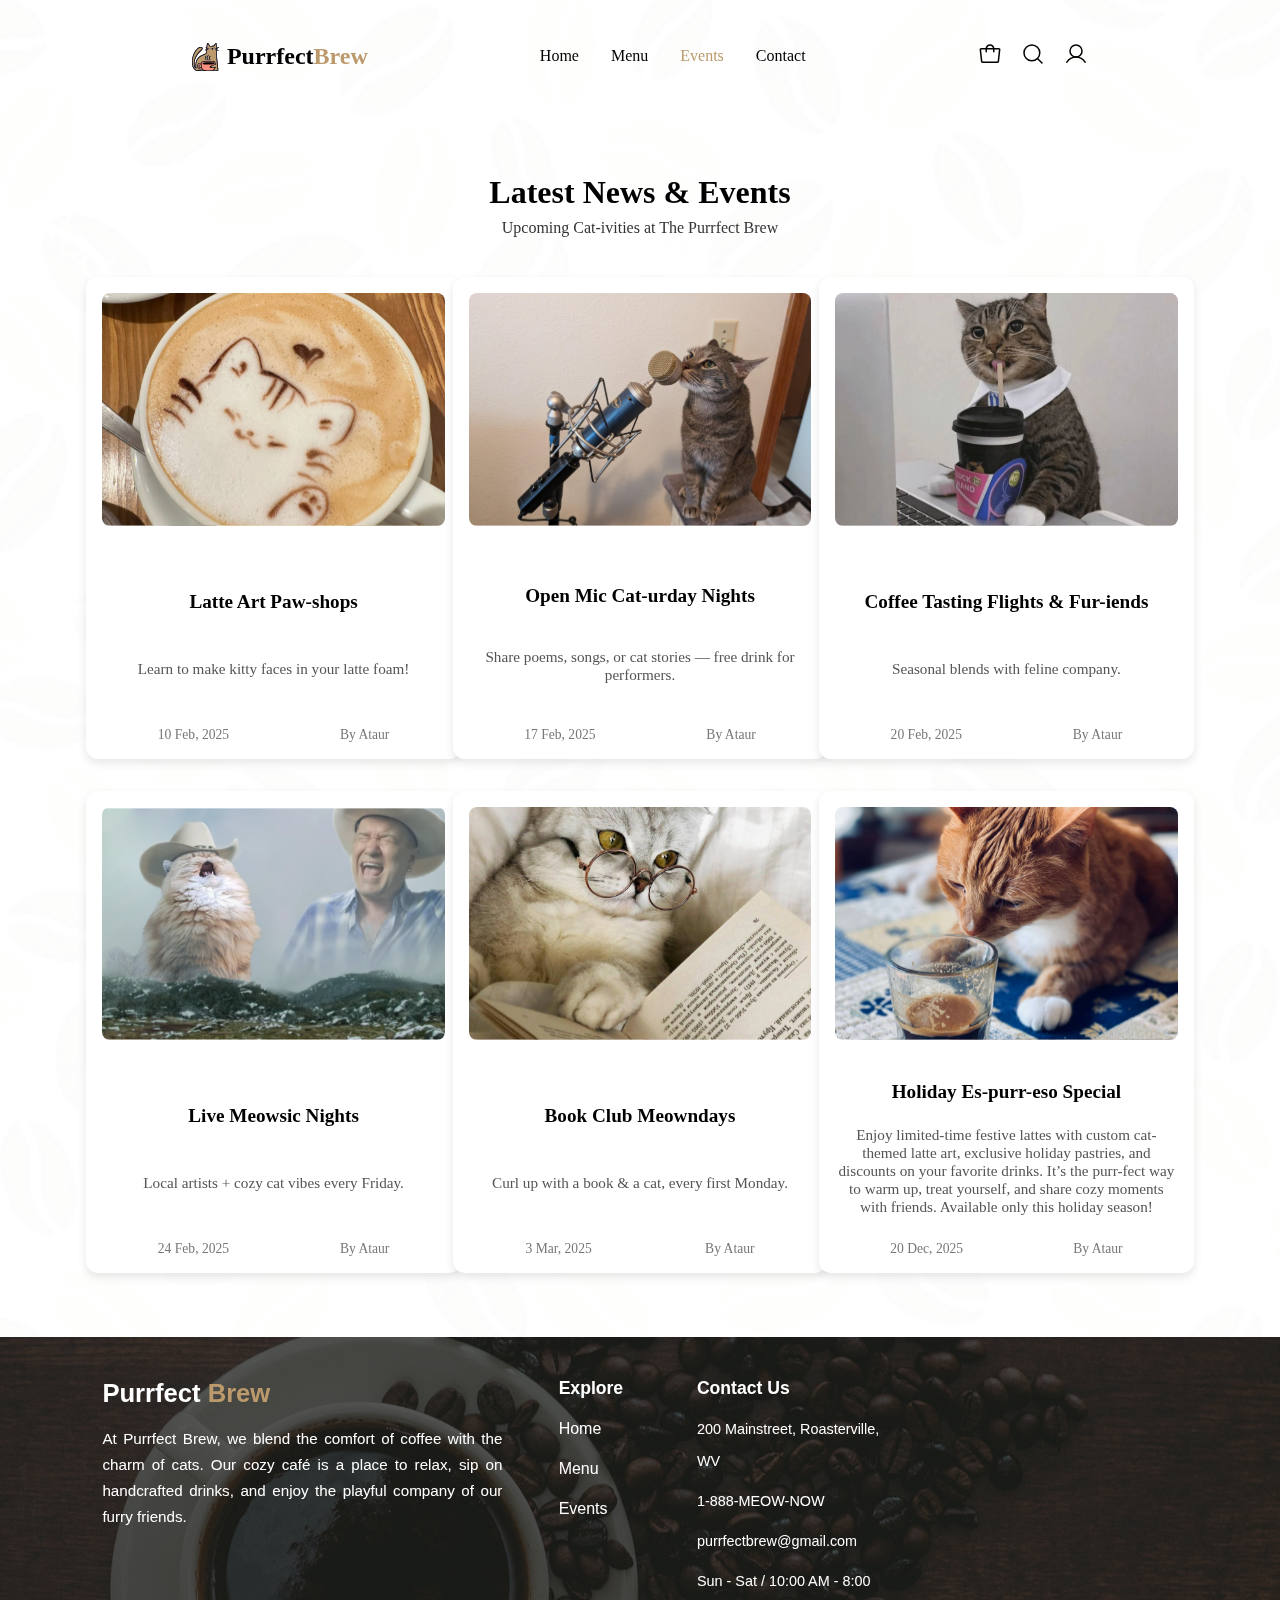
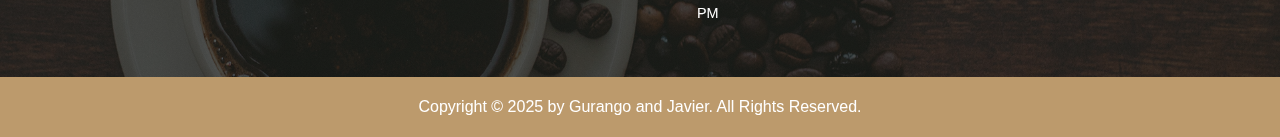
<file: events.html>
<!DOCTYPE html>
<html lang="en">
  <head>
    <meta charset="UTF-8" />
    <meta name="viewport" content="width=device-width, initial-scale=1.0" />
    <title>Purrfect Brew - Events</title>
    <link rel="stylesheet" href="style3.css" />
  </head>
  <body>

    <!-- Background -->
  <div class="bg">
    <div class="bg-white"></div>
    <div class="bg-black"></div>
    <div class="bg-coffee"></div>
  </div>

    <!-- HEADER -->
    <header class="header container">
      <nav>
        <!-- Left: Logo + Title -->
        <div class="logo-title">
          <img src="PICS/logo.svg" class="logo">
            <h1>
            <span class="logo-white">Purrfect</span><span class="logo-gold">Brew</span>
          </h1>
        </div>

        <!-- Center: Navigation Links -->
        <ul class="nav-links">
          <li><a href="index.html">Home</a></li>
          <li><a href="menu.html">Menu</a></li>
          <li><a href="events.html" class="active">Events</a></li>
          <li><a href="#contact">Contact</a></li>
        </ul>

        <!-- Right: Icons -->
        <div class="nav-icons">
          <a href="#"><img src="PICS/icon-shopping-cart.svg" alt="Cart"></a>
          <a href="#"><img src="PICS/icon-search.svg" alt="Search"></a>
          <a href="#"><img src="PICS/icon-user.svg" alt="User"></a>
        </div>
      </nav>
    </header>

    <!-- MAIN CONTENT -->
    <main>
      <section class="events-section">
        <h2>Latest News & Events</h2>
        <p>Upcoming Cat-ivities at The Purrfect Brew</p>

        <div class="events-grid">
          <!-- Event Card 1 -->
          <article class="event-card">
            <img src="PICS/cat-latte.svg" alt="Latte Art" />
            <h3>Latte Art Paw-shops</h3>
            <p>Learn to make kitty faces in your latte foam!</p>
            <div class="event-meta">
              <span><i class="icon-calendar"></i> 10 Feb, 2025</span>
              <span><i class="icon-user"></i> By Ataur</span>
            </div>
          </article>

          <!-- Event Card 2 -->
          <article class="event-card">
            <img src="PICS/cat-mic.svg" alt="Open Mic Cat-urday" />
            <h3>Open Mic Cat-urday Nights</h3>
            <p>Share poems, songs, or cat stories — free drink for performers.</p>
            <div class="event-meta">
              <span><i class="icon-calendar"></i> 17 Feb, 2025</span>
              <span><i class="icon-user"></i> By Ataur</span>
            </div>
          </article>

          <!-- Event Card 3 -->
          <article class="event-card">
            <img src="PICS/cat-drink.svg" alt="Coffee Tasting" />
            <h3>Coffee Tasting Flights & Fur-iends</h3>
            <p>Seasonal blends with feline company.</p>
            <div class="event-meta">
              <span><i class="icon-calendar"></i> 20 Feb, 2025</span>
              <span><i class="icon-user"></i> By Ataur</span>
            </div>
          </article>

          <!-- Event Card 4 -->
          <article class="event-card">
            <img src="PICS/meowsic.svg" alt="Meowsic Nights" />
            <h3>Live Meowsic Nights</h3>
            <p>Local artists + cozy cat vibes every Friday.</p>
            <div class="event-meta">
              <span><i class="icon-calendar"></i> 24 Feb, 2025</span>
              <span><i class="icon-user"></i> By Ataur</span>
            </div>
          </article>

          <!-- Event Card 5 -->
          <article class="event-card">
            <img src="PICS/smart-cat.svg" alt="Book Club" />
            <h3>Book Club Meowndays</h3>
            <p>Curl up with a book & a cat, every first Monday.</p>
            <div class="event-meta">
              <span><i class="icon-calendar"></i> 3 Mar, 2025</span>
              <span><i class="icon-user"></i> By Ataur</span>
            </div>
          </article>

          <!-- Event Card 6 -->
          <article class="event-card">
            <img src="PICS/holiday.svg" alt="Holiday Special" />
            <h3>Holiday Es-purr-eso Special</h3>
            <p>
            Enjoy limited-time festive lattes with custom cat-themed latte art, exclusive holiday pastries, and discounts on your favorite drinks. It’s the purr-fect way to warm up, treat yourself, and share cozy moments with friends. Available only this holiday season!
            </p>
            <div class="event-meta">
              <span><i class="icon-calendar"></i> 20 Dec, 2025</span>
              <span><i class="icon-user"></i> By Ataur</span>
            </div>
          </article>
        </div>
      </section>
    </main>

    <!-- FOOTER  -->
    <footer class="footer">
      <!-- Top part with coffee background -->
      <div class="footer-top">
        <div class="footer-container">
          <!-- About / Branding -->
        <div class="footer-about">
             <h2>
          <span class="logo-white">Purrfect</span>
          <span class="logo-gold">Brew</span>
            </h2>
            <p>
              At Purrfect Brew, we blend the comfort of coffee with the charm of cats.
              Our cozy café is a place to relax, sip on handcrafted drinks, and enjoy
              the playful company of our furry friends.
            </p>
          </div>

          <!-- Navigation -->
          <div class="footer-nav">
            <h3>Explore</h3>
            <ul>
              <li><a href="index.html">Home</a></li>
              <li><a href="menu.html">Menu</a></li>
              <li><a href="events.html">Events</a></li>
            </ul>
          </div>

          <!-- Contact Info -->
          <div class="footer-contact" id="contact">
            <h3>Contact Us</h3>
            <p>200 Mainstreet, Roasterville, WV</p>
            <p>1-888-MEOW-NOW</p>
            <p>purrfectbrew@gmail.com</p>
            <p>Sun - Sat / 10:00 AM - 8:00 PM</p>
          </div>

          <!-- Google Maps -->
          <div class="footer-map">
            <iframe 
              src="https://www.google.com/maps/embed?pb=!1m18!1m12!1m3!1d3860.8116052413866!2d120.98699911144584!3d14.609805485818685!2m3!1f0!2f0!3f0!3m2!1i1024!2i768!4f13.1!3m3!1m2!1s0x3397c9fe311ece61%3A0xfff13cf2f4387bc9!2sUniversity%20of%20Santo%20Tomas%20(UST)!5e0!3m2!1sen!2sph!4v1759151602040!5m2!1sen!2sph" 
              allowfullscreen="" 
              loading="lazy" 
              referrerpolicy="no-referrer-when-downgrade">
            </iframe>
          </div>
        </div>
      </div>

      <!-- Bottom copyright strip -->
      <div class="footer-bottom">
        <p>Copyright © 2025 by Gurango and Javier. All Rights Reserved.</p>
      </div>
    </footer>
  </body>
</html>
</file>
<file: style3.css>
html, body {
  margin: 0;
  padding: 0;
  position: relative; 
  min-height: 100%;   
}

.main-content {
  position: relative; 
  z-index: 3;
  padding-top: 80vh; 
  padding-bottom: 100px; 
  min-height: 100vh;
}

main {
  position: relative;
  z-index: 5;
  padding-top: 30px;
}

/* BG LAYER 1 */
.bg-white {
  position: fixed;
  min-height: 100%; 
  inset: 0;
  background: #fff;
  z-index: 0;
}


/* BG LAYER 2 */
.bg-coffee {
  position: absolute;
  top: 0;
  left: 0;
  width: 100%;
  height: 100%;  
  min-height: 100vh;
  background: url("PICS/image 62.png") center/cover no-repeat;
  mix-blend-mode: multiply; 
  opacity: 0.7;             
  mix-blend-mode: normal;      
  z-index: 1;
  pointer-events: none;
}

/* LAYER 3 */
.header, 
.hero, 
.hero-content,
.hero-image img, 
.promotion, 
.promotion-images img, 
.promotion-content,
.footer {
  position: relative;  /* necessary for z-index */
  z-index: 2;
}

/* NAVIGATION HEADER */
.header {
  width: 100%;
  background: transparent;         
  padding: 1rem 15%;        
  box-sizing: border-box;
  position: relative;
  z-index: 10;              
}

/* NAV container */
.header nav {
  display: flex;
  align-items: center;
  justify-content: space-between; 
  height: 80px;                   
}

/* Left */
.logo-title {
  display: flex;
  align-items: center;
  gap: 8px; 
}

.logo-title .logo {
  height: 28px;   
  width: auto;
  object-fit: contain; 
  margin-top: 2px; 
}

.logo-title h1 {
  font-size: 1.5rem;
  font-weight: bold;
  margin: 0;
}

.logo-white {
  color: black;  
}

.logo-gold {
  color: #BC9A6C; 
}

/* Center */
.nav-links {
  display: flex;
  gap: 2rem;  
  list-style: none;
  margin: 0;
  padding: 0;
}

.nav-links a {
  text-decoration: none;
  font-size: 1rem;
  color: black;
  font-weight: 500;
  transition: color 0.2s;
}

.nav-links a:hover,
.nav-links a.active
{
  color: #BC9A6C; 
}

/* Right */
.nav-icons {
  display: flex;
  gap: 1.2rem;
}

.nav-icons img {
  width: 24px;   
  height: 24px;  
  filter: brightness(0) invert(0);
  transition: filter 0.2s;
}


.nav-icons a:hover {
  filter: brightness(0) saturate(100%) invert(65%) sepia(37%) saturate(331%) hue-rotate(356deg) brightness(92%) contrast(91%);
}

/* FOOTER */
.footer {
  margin-top: 0;
  color: #fff;
  font-family: Arial, sans-serif;
  position: relative;
  z-index: 3;
}

/* Top */
.footer-top {
  background: 
    linear-gradient(rgba(30, 30, 30, 0.7), rgba(30, 30, 30, 0.7)),
    url("PICS/footer-bg.png") center/cover no-repeat;
  min-height: 175px;         
  display: flex;
  align-items: flex-start;
  padding: 2.5rem 8%;
}

.footer-container {
  width: 100%;
  max-width: 1200px; 
  position: relative;
  margin: 0 auto;     
  display: grid;
  grid-template-columns: 1.8fr 0.5fr 0.8fr 1.1fr; 
  align-items: start;
  gap: 1rem;
}

/* Titles */
.footer-about h2,
.footer-nav h3,
.footer-contact h3 {
  margin: 0 0 0.8rem;   
  line-height: 1.3;     
}

.footer-about p {
  font-size: 0.95rem;
  margin-bottom: 3rem;
  line-height: 1.7; /* more vertical spacing */
  text-align: justify;
  text-align-last: left;
  width: 100%;
  max-width: 400px;
}

/* Explore links */
.footer-nav ul li {
  margin-bottom: 0.5rem; /* more space between links */
  line-height: 2rem;
}

/* Contact section */
.footer-contact p {
  margin: 0.5rem 0;
  font-size: 0.9rem;
  line-height: 2rem;
}

/* Branding */
.footer-about h2 {
  font-size: 1.6rem;
  margin: 0 0 1rem;
}

.footer-about h2 span.logo-white { color: #fff; }
.footer-about h2 span.logo-gold { color: #BC9A6C; }


/* Explore */
.footer-nav h3 {
  font-size: 1.1rem;
  margin-bottom: 0.8rem;
}

.footer-nav ul {
  list-style: none;
  padding: 0;
  margin: 0;
}

.footer-nav ul li a {
  text-decoration: none;
  color: #fff;
  transition: color 0.2s;
}

.footer-nav ul li a:hover {
  color: #BC9A6C;
}

/* Contact */
.footer-contact h3 {
  font-size: 1.1rem;
  margin-bottom: 0.8rem;
}

/* Map alignment */
.footer-map iframe {
  width: 100%;
  max-width: 250px;   
  height: 210px;     
  border: 0;
  margin: 0; 
  display: block;
  z-index: 1;
  padding-left: 20%;
}

/* Bottom strip */
.footer-bottom {
  background: #BC9A6C;
  height: 60px;       
  display: flex;
  align-items: center;
  justify-content: center;
  margin-top: 0;
}

.footer-bottom p {
  margin: 0;
  color: #fff;
  font-size: 1rem;  
}

/* MAIN EVENTS SECTION */
.events-section {
  text-align: center;
  padding: 2rem 8% 4rem 8%; 
  position: relative;
  z-index: 2;
}

.events-section h2 {
  font-size: 2rem;
  margin-top: 0;          
  margin-bottom: 0.5rem;
}

.events-section p {
  font-size: 1rem;
  margin-top: 0.3rem;     
  margin-bottom: 2.5rem;
  color: #333;
}

/* Event cards grid */
  .events-grid {
  display: grid;
  grid-template-columns: repeat(3, 1fr);  
  grid-template-rows: repeat(2, 1fr);     
  gap: 2rem 1.5rem;                       
  justify-items: center;
  align-items: start;
  width: 100%;
  max-width: 1200px;                       
  margin: 0 auto;
}

  .event-card {
  background: #fff;
  border-radius: 12px;
  overflow: hidden;
  text-align: center;
  padding: 1rem;
  box-shadow: 0 4px 10px rgba(0,0,0,0.1);
  width: 100%;
  max-width: 350px;     
  height: 450px;        
  display: flex;
  flex-direction: column;
  justify-content: space-between;  
}

.event-card img {
  width: 100%;
  aspect-ratio: 500 / 340; 
  object-fit: cover;
  border-radius: 8px;
  margin-bottom: 0.8rem;
}

.event-card h3 {
  font-size: 1.2rem;
  margin-bottom: 0.5rem;
}

.event-card p {
  font-size: 0.95rem;
  color: #555;
  margin-bottom: 1rem;
}

.event-meta {
  font-size: 0.85rem;
  color: #777;
  display: flex;
  justify-content: space-around;
}

/* Responsive */

/* EVENTS GRID */
@media (max-width: 900px) {
  .events-grid {
    grid-template-columns: repeat(2, 1fr); 
    column-gap: 2rem;
    row-gap: 2rem;
  }
  .event-card {
    width: 100%;    
    height: auto;
  }
}

/* TABLET: 768px - 1024px */
@media screen and (min-width: 768px) and (max-width: 1024px) {
  /* HEADER / NAV */
  .header {
    padding: 1rem 5%;
  }
  .nav-links {
    gap: 1rem;
    flex-wrap: wrap;
    justify-content: center;
  }
  .logo-title h1 {
    font-size: 1.3rem;
  }
  .nav-icons {
    gap: 1rem;
  }

  /* HERO */
  .hero {
    flex-direction: column;
    padding: 3rem 5%;
    text-align: center;
    gap: 2rem;
  }
  .hero-content {
    max-width: 100%;
    align-items: center;
    padding-top: 1.5rem;
  }
  .hero-content h1 {
    font-size: 2.2rem;
  }
  .hero-content p {
    font-size: 0.95rem;
    max-width: 100%;
  }

  /* PROMOTION */
  .promotion {
    flex-direction: column;
    gap: 1.5rem;
    padding: 2rem 5%;
  }
  .promotion-images,
  .promotion-content {
    flex: 1 1 100%;
    max-width: 100%;
    margin: 0 auto;
  }
  .promotion-images img {
    max-width: 300px;
  }

  /* FOOTER */
  .footer-container {
    grid-template-columns: 1fr 1fr;
    gap: 1rem;
  }
  .footer-map iframe {
    max-width: 100%;
    padding-left: 0;
  }
}

/* MOBILE: <= 767px */
@media screen and (max-width: 767px) {
  /* NAV BAR */
  .header {
    padding: 1rem 5%;
  }
  .nav-links {
    gap: 0.5rem;
    flex-wrap: wrap;
    justify-content: center;
  }
  .nav-icons {
    gap: 0.8rem;
    justify-content: center;
    margin-top: 0.5rem;
  }
  .logo-title h1 {
    font-size: 1.2rem;
  }

  /* EVENTS GRID */
  .events-grid {
    grid-template-columns: 1fr; 
    column-gap: 0;
    row-gap: 1.5rem;
  }
  .event-card {
    width: 90%; 
    height: auto;
  }

  /* HERO */
  .hero {
    flex-direction: column;
    padding: 3rem 5%;
    text-align: center;
    gap: 2rem;
  }
  .hero-content {
    max-width: 100%;
    align-items: center;
    padding-top: 1rem;
  }
  .hero-content h1 {
    font-size: 2rem;
    line-height: 1.3;
  }
  .hero-content p {
    font-size: 0.95rem;
    line-height: 1.6;
    max-width: 90%;
    margin-bottom: 1.5rem;
  }
  .hero-buttons {
    flex-direction: column;
    gap: 0.8rem;
    justify-content: center;
    align-items: center;
  }
  .hero-buttons button {
    width: 100%;
    max-width: 200px;
  }

  /* PROMOTION */
  .promotion {
    flex-direction: column;
    padding: 2rem 5%;
    gap: 2rem;
    min-height: auto;
  }
  .promotion-images,
  .promotion-content {
    flex: 1 1 100%;
    max-width: 100%;
    margin: 0 auto;
  }
  .promotion-images img {
    max-width: 280px;
    margin: 0 auto;
  }
  .promotion-content h2 {
    font-size: 1.6rem;
  }
  .promo-features li {
    font-size: 0.95rem;
    padding-left: 1rem;
  }

  /* FOOTER */
  .footer-container {
    display: flex;
    flex-direction: column;
    gap: 1.5rem;
    padding: 1rem 5%;
  }
  .footer-map iframe {
    max-width: 100%;
    height: 200px;
    padding-left: 0;
  }
  .footer-about p,
  .footer-contact p,
  .footer-nav ul li a {
    font-size: 0.9rem;
  }
}
</file>
